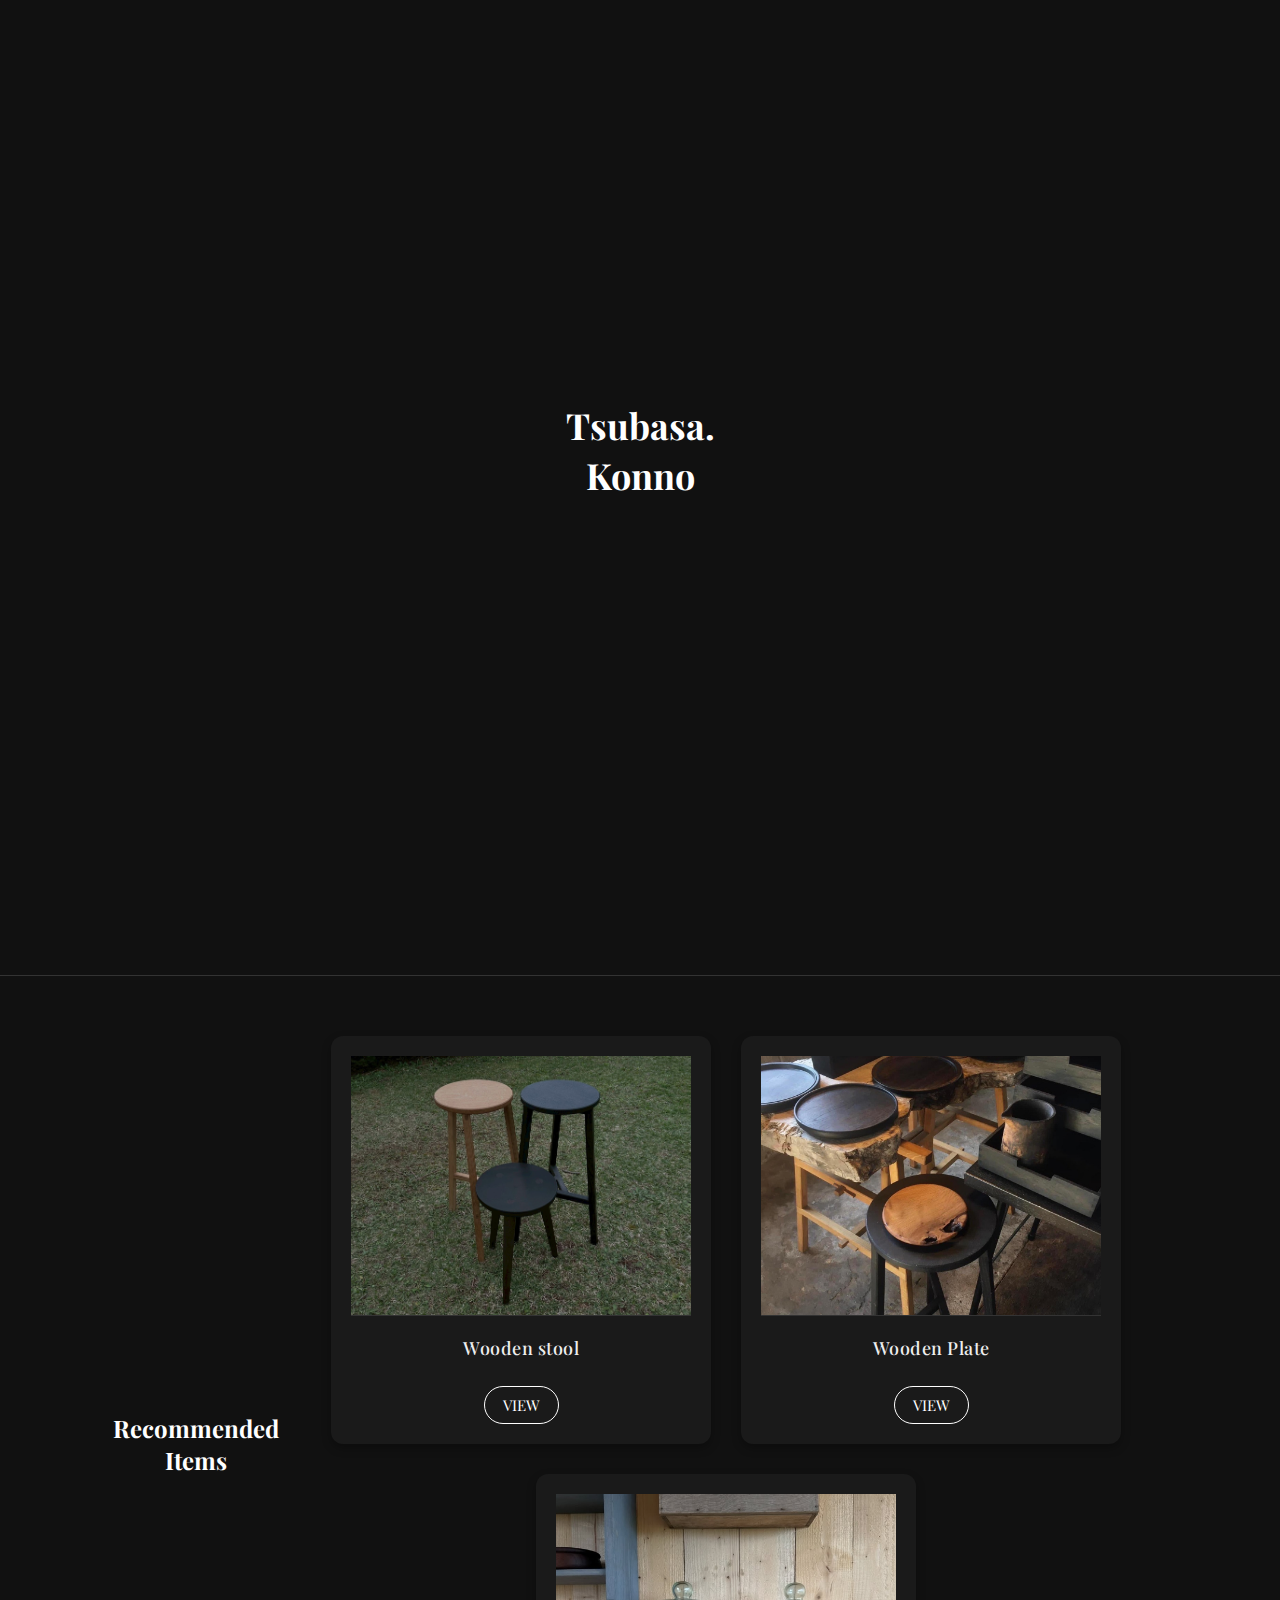
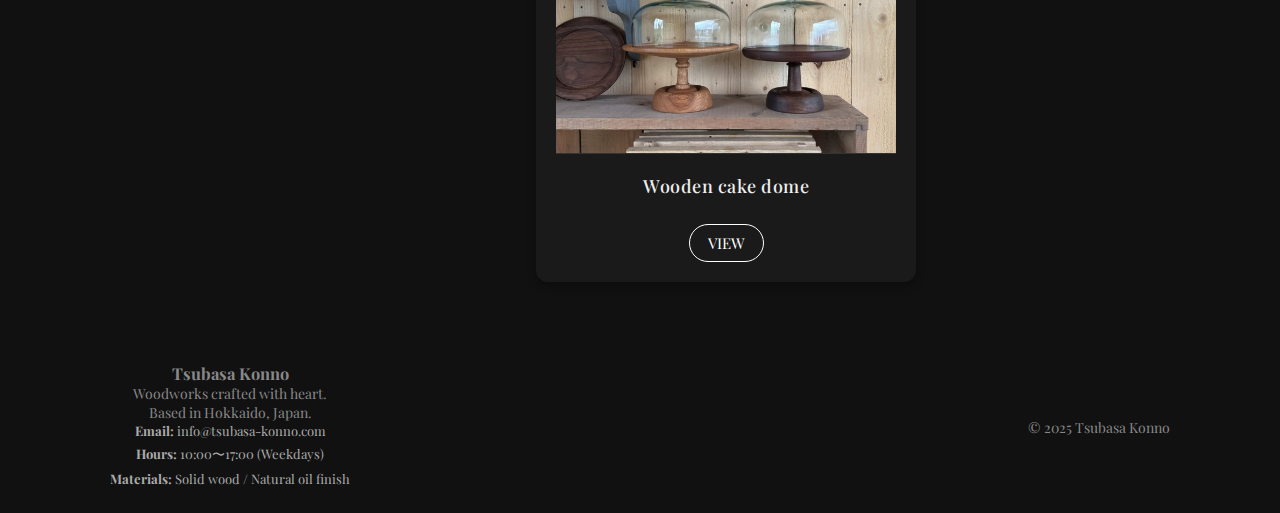
<file: index.html>
<!DOCTYPE html>
<html lang="ja">
<head>
  <meta charset="UTF-8">
  <meta name="viewport" content="width=device-width, initial-scale=1.0">
  <title>Tubasa Konno</title>
  <link rel="stylesheet" href="style.css">
  <link rel="stylesheet" href="https://cdn.jsdelivr.net/npm/swiper@11/swiper-bundle.min.css"/>
  <link href="https://fonts.googleapis.com/css2?family=Playfair+Display:wght@400;700&display=swap" rel="stylesheet">
  <link rel="stylesheet" href="https://cdnjs.cloudflare.com/ajax/libs/font-awesome/6.5.0/css/all.min.css">
</head>
<body>

<!-- ローディング画面：クラスで制御 -->
<div id="loading-screen" class="loading-screen">
  <div class="loading-logo">
    <span class="logo-line">Tsubasa.</span><br>
    <span class="logo-line">Konno</span>
  </div>
</div>


  <header>
  <div class="container header-inner">
    <h1 class="logo">Tsubasa Konno lineup</h1>

    <!-- アイコンまとめ親要素 -->
    <div class="header-icons">
      <a href="https://www.instagram.com/_____qqo/" target="_blank" class="insta-icon">
        <i class="fab fa-instagram"></i>
      </a>

      <div class="hamburger" id="hamburger">
        <span></span><span></span><span></span>
      </div>
    </div>

    <!-- モバイルメニュー -->
    <nav class="mobile-nav" id="mobileNav">
      <ul>
        <li><a href="#">HOME</a></li>
        <li><a href="products.html">PRODUCTS</a></li>
        <li><a href="#profile">PROFILE</a></li>
        <li><a href="access.html">ACCESS</a></li>
        <li><a href="products.html">PRODUCT</a></li>
        <li><a href="contact.html">CONTACT</a></li>
      </ul>
    </nav>
  </div>
</header>

<!-- Profile Section (Hidden initially) -->
<section id="profile-section" class="profile-overlay">
  <div class="profile-content">
    <img src="img/cb9de3fdab535b790fa36922774848ef_600.jpg" alt="プロフィール画像" class="profile-img">
    <div class="profile-text">
      <h2>Tsubasa.konno</h2>
      <p>
        北海道の澄んだ空気と広大な自然の中で、木工職人として日々ものづくりに向き合っています。<br><br>
        主にスツールや小さな家具、暮らしに寄り添う木の道具を製作しています。<br><br>
        木のぬくもりや表情を大切に、ひとつひとつ丁寧に手作業で仕上げています。<br><br>
        使うほどに味わいが増し、暮らしの中で長く寄り添っていけるような、そんなものづくりを心がけています。<br><br>
        大量生産にはない、手仕事ならではの心地よさを、ぜひ感じていただけたら嬉しいです。
      </p>
    </div>
    <button id="close-profile" class="close-btn">×</button>
  </div>
</section>

  <main>
    <!-- スライドショー -->
     <div class="swiper-container hero-slider">
      <div class="swiper-wrapper">
        <div class="swiper-slide"><img src="img/1A561EC2-1EEC-4436-BEF3-BD8A576F9F56.jpeg" alt="slide1"></div>
        <div class="swiper-slide"><img src="img/204FCA80-AE3E-4611-AEEC-915C858FEE38.jpeg" alt="slide2"></div>
        <div class="swiper-slide"><img src="img/24481309-7193-4E3F-9941-FA5EA2417574.jpeg" alt="slide3"></div>
      </div>
      <!-- ページネーション -->
  <div class="swiper-pagination"></div>

  <!-- ボタン追加 -->
  <div class="swiper-button-prev"></div>
  <div class="swiper-button-next"></div>
</div>
    </div>
  </div>

  <!-- NEWS セクション -->
  <section class="news">
    <div class="container">
      <h2>NEWS</h2>
      <ul class="news-list">
        <li>
       <a href="https://www.instagram.com/niki___jp/" class="news-link">
      <span class="date">2025.06.28~06.29</span> 重なる 出店</li>
    </a>
  </li>
  <li>
    <a href="https://www.instagram.com/hokkaidonominoichi/" class="news-link">
      <span class="date">2025.07.05~07.06</span> 北海道蚤の市 出店</li>
    </a>
  </li>
      </ul>
    </div>
  </section>

  <!-- Recommended Items セクション -->
  <section class="recommended">
    <div class="container">
      <h2>Recommended Items</h2>
      <div class="item-grid">
        <div class="item-card">
          <img src="img/7C5E2AE4-93ED-44B6-AB3F-7E530283ABA8.jpeg" alt="item1">
          <p>Wooden stool</p>
          <a href="product1.html" class="view-btn">VIEW</a>
        </div>
        <div class="item-card">
          <img src="img/24481309-7193-4E3F-9941-FA5EA2417574.jpeg" alt="item2">
          <p>Wooden Plate</p>
          <a href="product2.html" class="view-btn">VIEW</a>
        </div>
        <div class="item-card">
          <img src="img/screenshot-1750855449612.png" alt="item3">
          <p>Wooden cake dome</p>
          <a href="product3.html" class="view-btn">VIEW</a>
        </div>
      </div>
    </div>
  </section>
</main>


  <footer>
      <div class="container footer-inner">
  <div class="footer-inner">
    <div class="footer-left">
      <h3>Tsubasa Konno</h3>
      <p>Woodworks crafted with heart.<br>
      Based in Hokkaido, Japan.</p>
    </div>

    <div class="footer-info">
      <p><strong>Email:</strong> info@tsubasa-konno.com</p>
      <p><strong>Hours:</strong> 10:00〜17:00 (Weekdays)</p>
      <p><strong>Materials:</strong> Solid wood / Natural oil finish</p>
    </div>
  </div>
  <p class="copyright">© 2025 Tsubasa Konno</p>
  </div>
</footer>

  <script src="https://cdn.jsdelivr.net/npm/swiper@11/swiper-bundle.min.js"></script>
  <script src="script.js"></script>
</body>
</html>

<script>
  const hamburger = document.getElementById('hamburger');
  const mobileNav = document.getElementById('mobileNav');

  hamburger.addEventListener('click', () => {
    mobileNav.style.display = mobileNav.style.display === 'block' ? 'none' : 'block';
  });
</script>
</file>
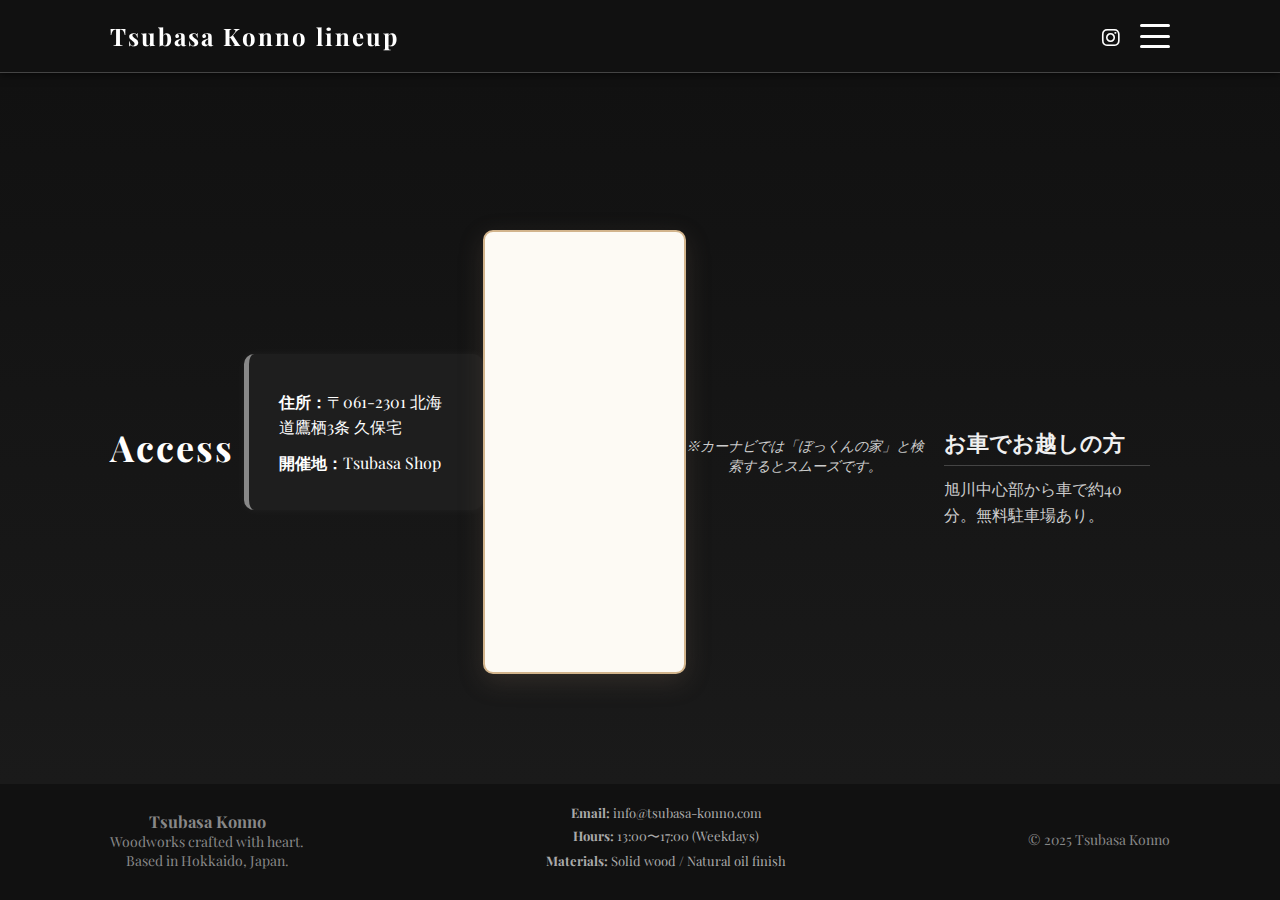
<file: access.html>
<!DOCTYPE html>
<html lang="ja">
<head>
  <meta charset="UTF-8" />
  <meta name="viewport" content="width=device-width, initial-scale=1.0" />
  <title>Access | Tsubasa Konno</title>
  <link rel="stylesheet" href="style.css" />
  <!-- フォント＆アイコン -->
  <link href="https://fonts.googleapis.com/css2?family=Playfair+Display:wght@400;700&display=swap" rel="stylesheet">
  <link rel="stylesheet" href="https://cdnjs.cloudflare.com/ajax/libs/font-awesome/6.5.0/css/all.min.css" />
</head>
<body class="loaded">
  <header>
    <div class="container header-inner">
      <h1 class="logo">Tsubasa Konno lineup</h1>

      <div class="header-icons">
        <a href="https://www.instagram.com/_____qqo/" target="_blank" class="insta-icon">
          <i class="fab fa-instagram"></i>
        </a>
        <div class="hamburger" id="hamburger">
          <span></span><span></span><span></span>
        </div>
      </div>

      <!-- モバイルメニュー -->
      <nav class="mobile-nav" id="mobileNav">
      <ul>
        <li><a href="index.html">HOME</a></li>
        <li><a href="products.html">PRODUCTS</a></li>
        <li><a href="#profile">PROFILE</a></li>
        <li><a href="access.html">ACCESS</a></li>
        <li><a href="products.html">PRODUCT</a></li>
        <li><a href="contact.html">CONTACT</a></li>
      </ul>

      </nav>
    </div>
  </header>

  <!-- Profile Section (Hidden initially) -->
<section id="profile-section" class="profile-overlay">
  <div class="profile-content">
    <img src="img/cb9de3fdab535b790fa36922774848ef_600.jpg" alt="プロフィール画像" class="profile-img">
    <div class="profile-text">
      <h2>Tsubasa.konno</h2>
      <p>
        北海道の澄んだ空気と広大な自然の中で、木工職人として日々ものづくりに向き合っています。<br><br>
        主にスツールや小さな家具、暮らしに寄り添う木の道具を製作しています。<br><br>
        木のぬくもりや表情を大切に、ひとつひとつ丁寧に手作業で仕上げています。<br><br>
        使うほどに味わいが増し、暮らしの中で長く寄り添っていけるような、そんなものづくりを心がけています。<br><br>
        大量生産にはない、手仕事ならではの心地よさを、ぜひ感じていただけたら嬉しいです。
      </p>
    </div>
    <button id="close-profile" class="close-btn">×</button>
  </div>
</section>


  <main class="access-page">
    <div class="container">
      <h2 class="access-title">Access</h2>

      <div class="address-box">
        <p><strong>住所：</strong>〒061-2301 北海道鷹栖3条 久保宅</p>
        <p><strong>開催地：</strong>Tsubasa Shop</p>
      </div>

      <div class="map-wrap">
        <iframe 
          src="https://www.google.com/maps/embed?pb=!1m14!1m8!1m3!1d958.7491212746983!2d142.4302034!3d43.7111348!3m2!1i1024!2i768!4f13.1!3m3!1m2!1s0x0%3A0x0!2zNDPCsDQyJzQwLjEiTiAxNDLCsDI1JzQ4LjciRQ!5e0!3m2!1sja!2sjp!4v1719471327342!5m2!1sja!2sjp"
          width="600"
          height="450"
          style="border:0;"
          allowfullscreen=""
          loading="lazy"
          referrerpolicy="no-referrer-when-downgrade">
        </iframe>
      </div>
      <p class="map-caption">※カーナビでは「ぼっくんの家」と検索するとスムーズです。</p>

      <section class="access-details">
        <h3>お車でお越しの方</h3>
        <p>旭川中心部から車で約40分。無料駐車場あり。</p>
      </section>
    </div>
  </main>

  <footer>
    <div class="container footer-inner">
      <div class="footer-left">
        <h3>Tsubasa Konno</h3>
        <p>Woodworks crafted with heart.<br>Based in Hokkaido, Japan.</p>
      </div>
      <div class="footer-info">
        <p><strong>Email:</strong> info@tsubasa-konno.com</p>
        <p><strong>Hours:</strong> 13:00〜17:00 (Weekdays)</p>
        <p><strong>Materials:</strong> Solid wood / Natural oil finish</p>
      </div>
      <p class="copyright">© 2025 Tsubasa Konno</p>
    </div>
  </footer>

  <script>
  // ハンバーガーメニュー開閉
  const hamburger = document.getElementById('hamburger');
  const mobileNav = document.getElementById('mobileNav');

  if (hamburger && mobileNav) {
    hamburger.addEventListener('click', () => {
      hamburger.classList.toggle('active');
      mobileNav.classList.toggle('active');
    });
  }

  // プロフィール表示・非表示処理
  const profileBtn = document.querySelector('a[href="#profile-section"]');
  const profileSection = document.getElementById('profile-section');
  const closeProfileBtn = document.getElementById('close-profile');

  if (profileBtn && profileSection && closeProfileBtn) {
    profileBtn.addEventListener('click', (e) => {
      e.preventDefault();
      profileSection.style.display = 'flex';
    });

    closeProfileBtn.addEventListener('click', () => {
      profileSection.style.display = 'none';
    });
  }
</script>

</body>

</html>
</file>
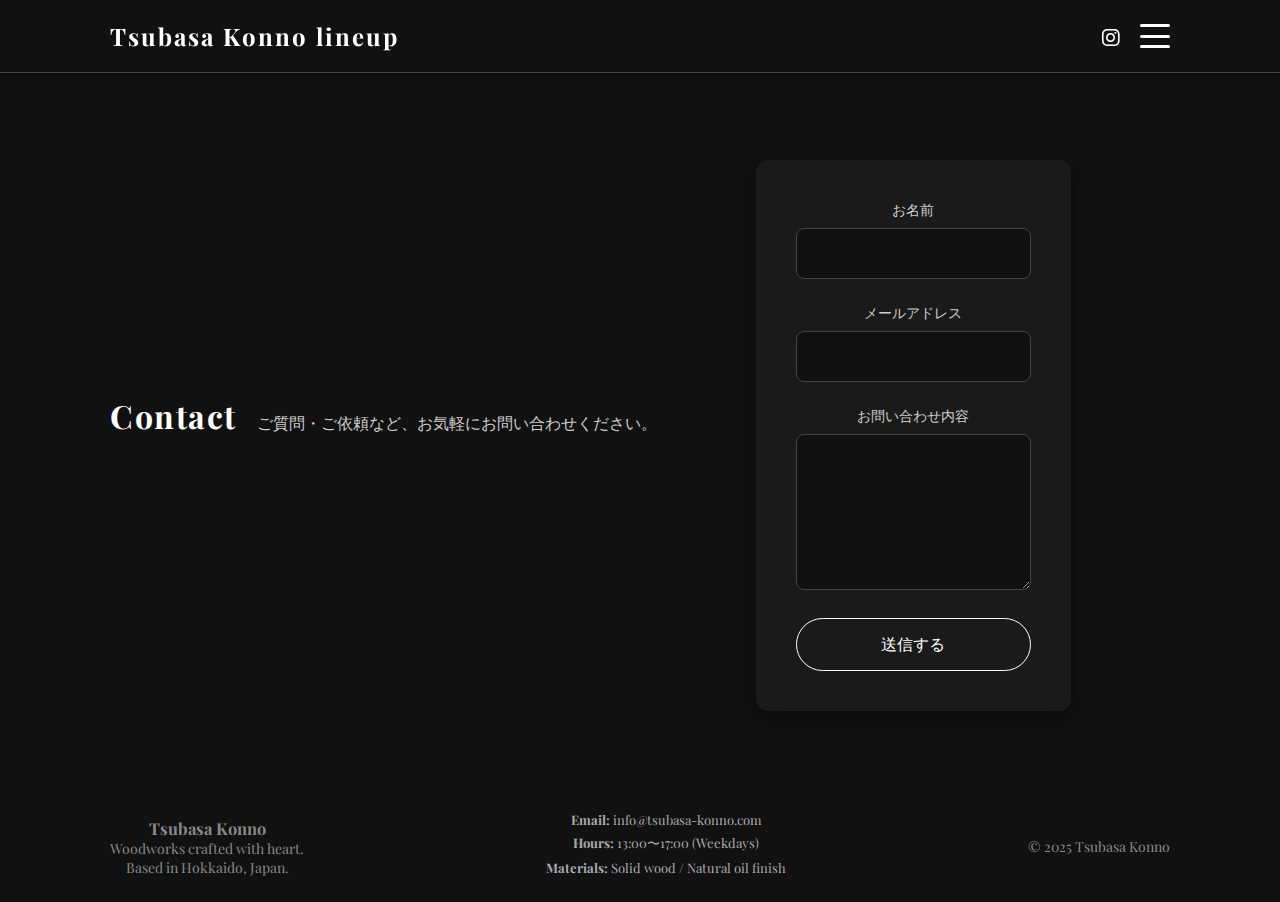
<file: contact.html>
<!DOCTYPE html>
<html lang="ja">
<head>
  <meta charset="UTF-8" />
  <meta name="viewport" content="width=device-width, initial-scale=1.0" />
  <title>Access | Tsubasa Konno</title>
  <link rel="stylesheet" href="style.css" />
  <!-- フォント＆アイコン -->
  <link href="https://fonts.googleapis.com/css2?family=Playfair+Display:wght@400;700&display=swap" rel="stylesheet">
  <link rel="stylesheet" href="https://cdnjs.cloudflare.com/ajax/libs/font-awesome/6.5.0/css/all.min.css" />
</head>
<body class="loaded">
  <header>
    <div class="container header-inner">
      <h1 class="logo">Tsubasa Konno lineup</h1>
      <div class="header-icons">
        <a href="https://www.instagram.com/_____qqo/" target="_blank" class="insta-icon">
          <i class="fab fa-instagram"></i>
        </a>
        <div class="hamburger" id="hamburger">
          <span></span><span></span><span></span>
        </div>
      </div>

      <!-- モバイルメニュー -->
      <nav class="mobile-nav" id="mobileNav">
      <ul>
        <li><a href="index.html">HOME</a></li>
        <li><a href="products.html">PRODUCTS</a></li>
        <li><a href="#profile">PROFILE</a></li>
        <li><a href="access.html">ACCESS</a></li>
        <li><a href="products.html">PRODUCT</a></li>
        <li><a href="contact.html">CONTACT</a></li>
      </ul>

      </nav>
    </div>
  </header>

  <!-- Profile Section (Hidden initially) -->
<section id="profile-section" class="profile-overlay">
  <div class="profile-content">
    <img src="img/cb9de3fdab535b790fa36922774848ef_600.jpg" alt="プロフィール画像" class="profile-img">
    <div class="profile-text">
      <h2>Tsubasa.konno</h2>
      <p>
        北海道の澄んだ空気と広大な自然の中で、木工職人として日々ものづくりに向き合っています。<br><br>
        主にスツールや小さな家具、暮らしに寄り添う木の道具を製作しています。<br><br>
        木のぬくもりや表情を大切に、ひとつひとつ丁寧に手作業で仕上げています。<br><br>
        使うほどに味わいが増し、暮らしの中で長く寄り添っていけるような、そんなものづくりを心がけています。<br><br>
        大量生産にはない、手仕事ならではの心地よさを、ぜひ感じていただけたら嬉しいです。
      </p>
    </div>
    <button id="close-profile" class="close-btn">×</button>
  </div>
</section>

  <main class="contact-section">
    <div class="container">
<div class="contact-heading">
  <h2 class="contact-title">Contact</h2>
  <p class="contact-subtitle">ご質問・ご依頼など、お気軽にお問い合わせください。</p>
</div>

<form class="contact-form" action="https://formspree.io/f/xxxxx" method="POST">
  <div class="form-group">
    <label for="name">お名前</label>
    <input type="text" id="name" name="name" required>
  </div>
  <div class="form-group">
    <label for="email">メールアドレス</label>
    <input type="email" id="email" name="email" required>
  </div>
  <div class="form-group">
    <label for="message">お問い合わせ内容</label>
    <textarea id="message" name="message" rows="6" required></textarea>
  </div>
  <button type="submit" class="submit-btn">送信する</button>
</form>
    </div>
  </main>


  <footer>
    <div class="container footer-inner">
      <div class="footer-left">
        <h3>Tsubasa Konno</h3>
        <p>Woodworks crafted with heart.<br>Based in Hokkaido, Japan.</p>
      </div>
      <div class="footer-info">
        <p><strong>Email:</strong> info@tsubasa-konno.com</p>
        <p><strong>Hours:</strong> 13:00〜17:00 (Weekdays)</p>
        <p><strong>Materials:</strong> Solid wood / Natural oil finish</p>
      </div>
      <p class="copyright">© 2025 Tsubasa Konno</p>
    </div>
  </footer>

  <script>
  // ハンバーガーメニュー開閉
  const hamburger = document.getElementById('hamburger');
  const mobileNav = document.getElementById('mobileNav');

  if (hamburger && mobileNav) {
    hamburger.addEventListener('click', () => {
      hamburger.classList.toggle('active');
      mobileNav.classList.toggle('active');
    });
  }

  // プロフィール表示・非表示処理
  const profileBtn = document.querySelector('a[href="#profile-section"]');
  const profileSection = document.getElementById('profile-section');
  const closeProfileBtn = document.getElementById('close-profile');

  if (profileBtn && profileSection && closeProfileBtn) {
    profileBtn.addEventListener('click', (e) => {
      e.preventDefault();
      profileSection.style.display = 'flex';
    });

    closeProfileBtn.addEventListener('click', () => {
      profileSection.style.display = 'none';
    });
  }
</script>

</body>

</html>
</file>
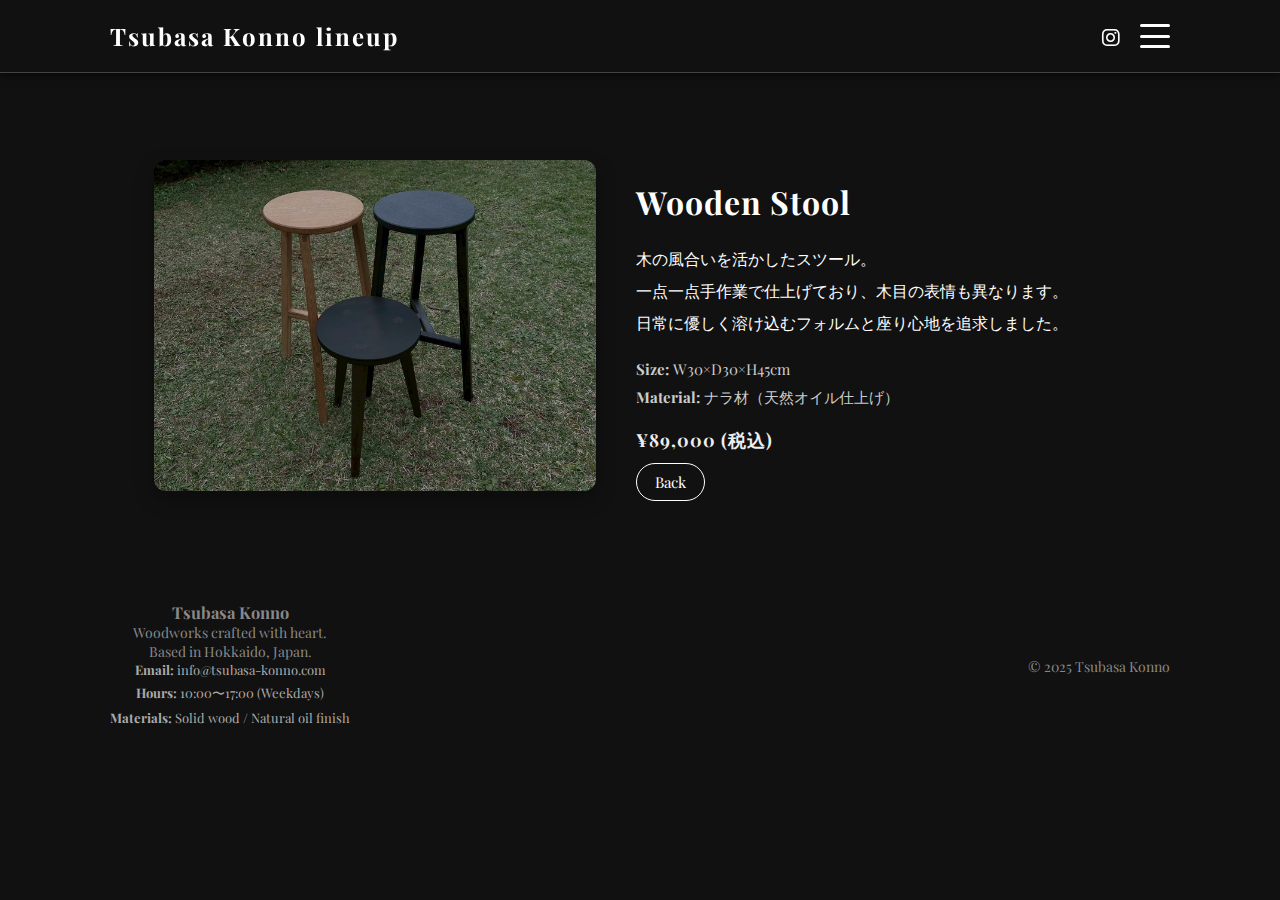
<file: product1.html>
<!DOCTYPE html>
<html lang="ja">
<head>
  <meta charset="UTF-8" />
  <meta name="viewport" content="width=device-width, initial-scale=1.0" />
  <title>Access | Tsubasa Konno</title>
  <link rel="stylesheet" href="style.css" />
  <!-- フォント＆アイコン -->
  <link href="https://fonts.googleapis.com/css2?family=Playfair+Display:wght@400;700&display=swap" rel="stylesheet">
  <link rel="stylesheet" href="https://cdnjs.cloudflare.com/ajax/libs/font-awesome/6.5.0/css/all.min.css" />
</head>
<body class="loaded">
  <header>
    <div class="container header-inner">
      <h1 class="logo">Tsubasa Konno lineup</h1>

      <div class="header-icons">
        <a href="https://www.instagram.com/_____qqo/" target="_blank" class="insta-icon">
          <i class="fab fa-instagram"></i>
        </a>
        <div class="hamburger" id="hamburger">
          <span></span><span></span><span></span>
        </div>
      </div>

      <!-- モバイルメニュー -->
      <nav class="mobile-nav" id="mobileNav">
      <ul>
        <li><a href="index.html">HOME</a></li>
        <li><a href="products.html">PRODUCTS</a></li>
        <li><a href="#profile">PROFILE</a></li>
        <li><a href="access.html">ACCESS</a></li>
        <li><a href="products.html">PRODUCT</a></li>
        <li><a href="contact.html">CONTACT</a></li>
      </ul>
      </nav>
    </div>
  </header>


<main class="product-detail">
  <div class="container">
    <div class="product-wrapper">
      <div class="product-image">
        <img src="img/7C5E2AE4-93ED-44B6-AB3F-7E530283ABA8.jpeg" alt="Wooden Stool">
      </div>
      <div class="product-info">
        <h2 class="product-title">Wooden Stool</h2>
        <p class="product-desc">
          木の風合いを活かしたスツール。<br>
          一点一点手作業で仕上げており、木目の表情も異なります。<br>
          日常に優しく溶け込むフォルムと座り心地を追求しました。
        </p>
        <ul class="product-specs">
          <li><strong>Size:</strong> W30×D30×H45cm</li>
          <li><strong>Material:</strong> ナラ材（天然オイル仕上げ）</li>
        </ul>
        <p class="price">¥89,000 (税込)</p>
        <a href="products.html" class="view-btn">Back</a>
      </div>
    </div>
  </div>
</main>
  <footer>
      <div class="container footer-inner">
  <div class="footer-inner">
    <div class="footer-left">
      <h3>Tsubasa Konno</h3>
      <p>Woodworks crafted with heart.<br>
      Based in Hokkaido, Japan.</p>
    </div>

    <div class="footer-info">
      <p><strong>Email:</strong> info@tsubasa-konno.com</p>
      <p><strong>Hours:</strong> 10:00〜17:00 (Weekdays)</p>
      <p><strong>Materials:</strong> Solid wood / Natural oil finish</p>
    </div>
  </div>
  <p class="copyright">© 2025 Tsubasa Konno</p>
  </div>
</footer>

</body>
  <script>
  // ハンバーガーメニュー開閉
  const hamburger = document.getElementById('hamburger');
  const mobileNav = document.getElementById('mobileNav');

  if (hamburger && mobileNav) {
    hamburger.addEventListener('click', () => {
      hamburger.classList.toggle('active');
      mobileNav.classList.toggle('active');
    });
  }

  // プロフィール表示・非表示処理
  const profileBtn = document.querySelector('a[href="#profile-section"]');
  const profileSection = document.getElementById('profile-section');
  const closeProfileBtn = document.getElementById('close-profile');

  if (profileBtn && profileSection && closeProfileBtn) {
    profileBtn.addEventListener('click', (e) => {
      e.preventDefault();
      profileSection.style.display = 'flex';
    });

    closeProfileBtn.addEventListener('click', () => {
      profileSection.style.display = 'none';
    });
  }
</script>

</html>
</file>
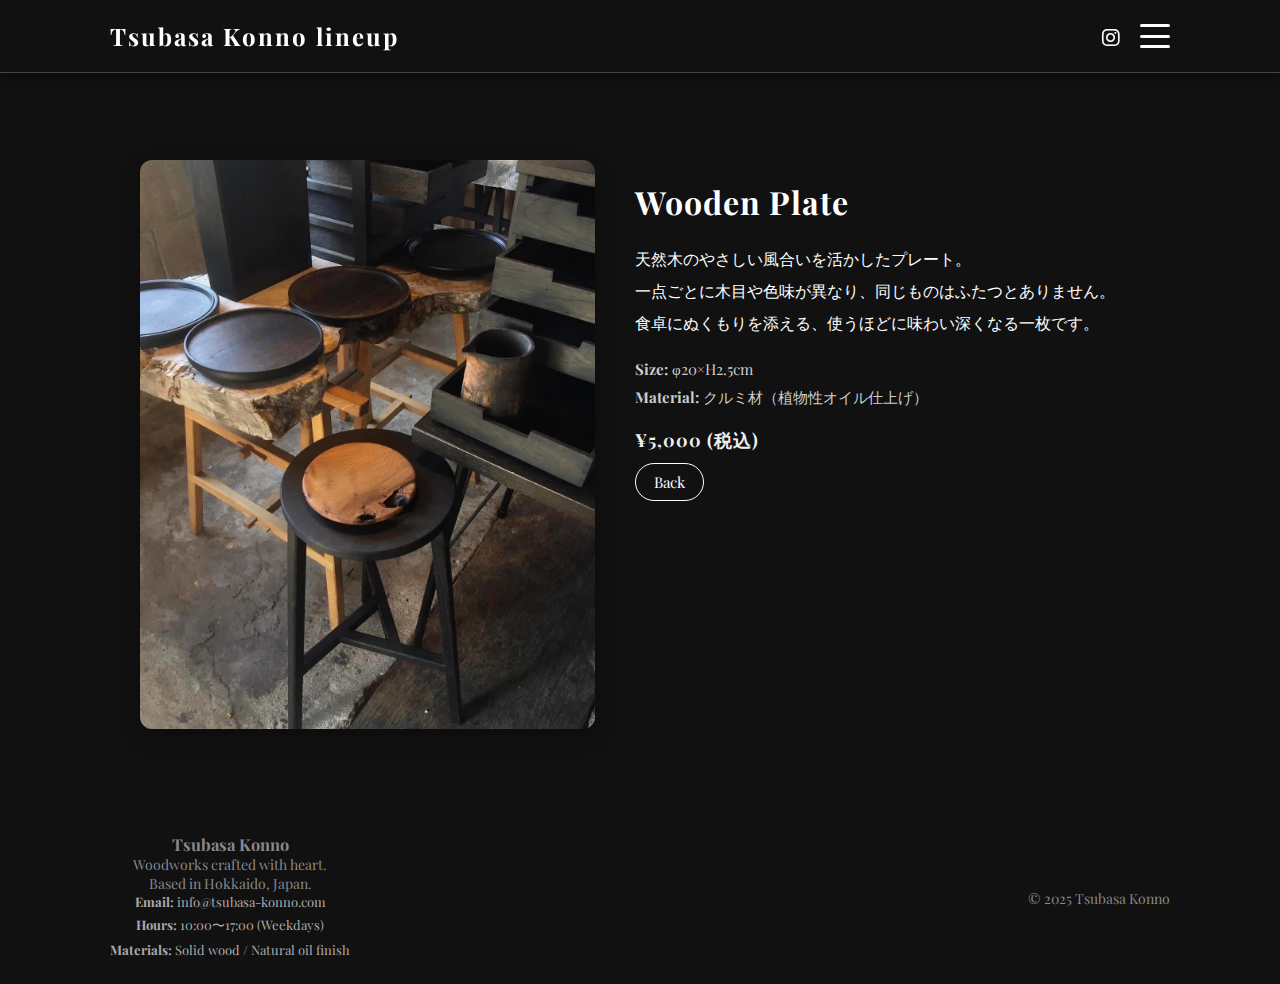
<file: product2.html>
<!DOCTYPE html>
<html lang="ja">
<head>
  <meta charset="UTF-8" />
  <meta name="viewport" content="width=device-width, initial-scale=1.0" />
  <title>Access | Tsubasa Konno</title>
  <link rel="stylesheet" href="style.css" />
  <!-- フォント＆アイコン -->
  <link href="https://fonts.googleapis.com/css2?family=Playfair+Display:wght@400;700&display=swap" rel="stylesheet">
  <link rel="stylesheet" href="https://cdnjs.cloudflare.com/ajax/libs/font-awesome/6.5.0/css/all.min.css" />
</head>
<body class="loaded">
  <header>
    <div class="container header-inner">
      <h1 class="logo">Tsubasa Konno lineup</h1>
      <div class="header-icons">
        <a href="https://www.instagram.com/_____qqo/" target="_blank" class="insta-icon">
          <i class="fab fa-instagram"></i>
        </a>
        <div class="hamburger" id="hamburger">
          <span></span><span></span><span></span>
        </div>
      </div>

      <!-- モバイルメニュー -->
      <nav class="mobile-nav" id="mobileNav">
        
      <ul>
        <li><a href="index.html">HOME</a></li>
        <li><a href="products.html">PRODUCTS</a></li>
        <li><a href="#profile">PROFILE</a></li>
        <li><a href="access.html">ACCESS</a></li>
        <li><a href="products.html">PRODUCT</a></li>
        <li><a href="contact.html">CONTACT</a></li>
        </ul>
      </nav>
    </div>
  </header>


<main class="product-detail">
  <div class="container">
    <div class="product-wrapper">
      <div class="product-image">
          <img src="img/24481309-7193-4E3F-9941-FA5EA2417574.jpeg" alt="Wooden Plate">
      </div>
      <div class="product-info">
<h2 class="product-title">Wooden Plate</h2>
<p class="product-desc">
  天然木のやさしい風合いを活かしたプレート。<br>
  一点ごとに木目や色味が異なり、同じものはふたつとありません。<br>
  食卓にぬくもりを添える、使うほどに味わい深くなる一枚です。
</p>
<ul class="product-specs">
  <li><strong>Size:</strong> φ20×H2.5cm</li>
  <li><strong>Material:</strong> クルミ材（植物性オイル仕上げ）</li>
</ul>
<p class="price">¥5,000 (税込)</p>
        <a href="products.html" class="view-btn">Back</a>
      </div>
    </div>
  </div>
</main>
  <footer>
      <div class="container footer-inner">
  <div class="footer-inner">
    <div class="footer-left">
      <h3>Tsubasa Konno</h3>
      <p>Woodworks crafted with heart.<br>
      Based in Hokkaido, Japan.</p>
    </div>

    <div class="footer-info">
      <p><strong>Email:</strong> info@tsubasa-konno.com</p>
      <p><strong>Hours:</strong> 10:00〜17:00 (Weekdays)</p>
      <p><strong>Materials:</strong> Solid wood / Natural oil finish</p>
    </div>
  </div>
  <p class="copyright">© 2025 Tsubasa Konno</p>
  </div>
</footer>

</body>
  <script>
  // ハンバーガーメニュー開閉
  const hamburger = document.getElementById('hamburger');
  const mobileNav = document.getElementById('mobileNav');

  if (hamburger && mobileNav) {
    hamburger.addEventListener('click', () => {
      hamburger.classList.toggle('active');
      mobileNav.classList.toggle('active');
    });
  }

  // プロフィール表示・非表示処理
  const profileBtn = document.querySelector('a[href="#profile-section"]');
  const profileSection = document.getElementById('profile-section');
  const closeProfileBtn = document.getElementById('close-profile');

  if (profileBtn && profileSection && closeProfileBtn) {
    profileBtn.addEventListener('click', (e) => {
      e.preventDefault();
      profileSection.style.display = 'flex';
    });

    closeProfileBtn.addEventListener('click', () => {
      profileSection.style.display = 'none';
    });
  }
</script>

</html>
</file>
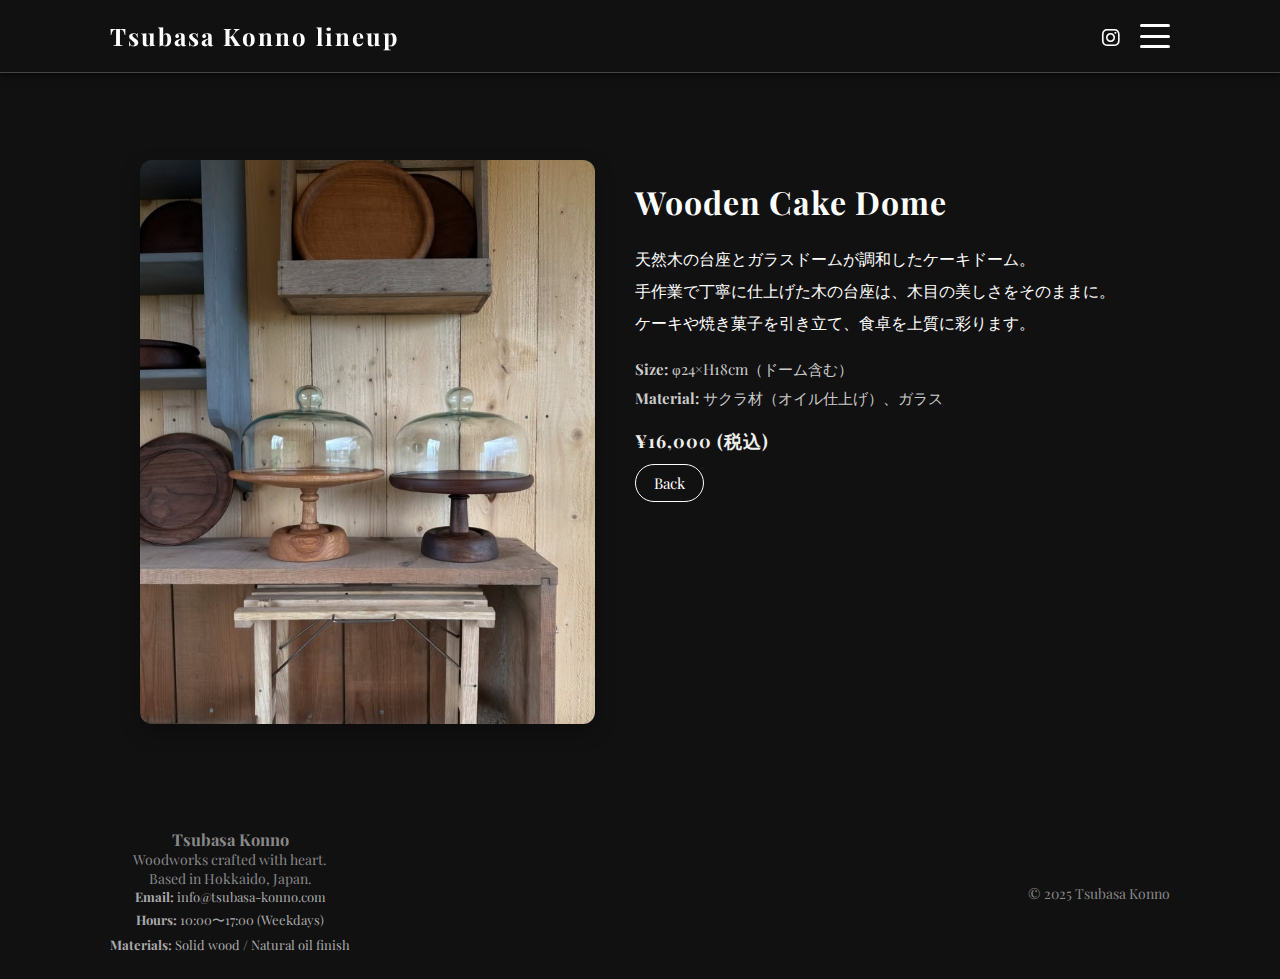
<file: product3.html>
<!DOCTYPE html>
<html lang="ja">
<head>
  <meta charset="UTF-8" />
  <meta name="viewport" content="width=device-width, initial-scale=1.0" />
  <title>Access | Tsubasa Konno</title>
  <link rel="stylesheet" href="style.css" />
  <!-- フォント＆アイコン -->
  <link href="https://fonts.googleapis.com/css2?family=Playfair+Display:wght@400;700&display=swap" rel="stylesheet">
  <link rel="stylesheet" href="https://cdnjs.cloudflare.com/ajax/libs/font-awesome/6.5.0/css/all.min.css" />
</head>
<body class="loaded">
  <header>
    <div class="container header-inner">
      <h1 class="logo">Tsubasa Konno lineup</h1>

      <div class="header-icons">
        <a href="https://www.instagram.com/_____qqo/" target="_blank" class="insta-icon">
          <i class="fab fa-instagram"></i>
        </a>
        <div class="hamburger" id="hamburger">
          <span></span><span></span><span></span>
        </div>
      </div>

      <!-- モバイルメニュー -->
      <nav class="mobile-nav" id="mobileNav">
      <ul>
        <li><a href="index.html">HOME</a></li>
        <li><a href="products.html">PRODUCTS</a></li>
        <li><a href="#profile">PROFILE</a></li>
        <li><a href="access.html">ACCESS</a></li>
        <li><a href="products.html">PRODUCT</a></li>
        <li><a href="contact.html">CONTACT</a></li>
      </ul>
      </nav>
    </div>
  </header>


<main class="product-detail">
  <div class="container">
    <div class="product-wrapper">
      <div class="product-image">
          <img src="img/screenshot-1750855449612.png" alt="Wooden cake dome">
      </div>
      <div class="product-info">
<h2 class="product-title">Wooden Cake Dome</h2>
<p class="product-desc">
  天然木の台座とガラスドームが調和したケーキドーム。<br>
  手作業で丁寧に仕上げた木の台座は、木目の美しさをそのままに。<br>
  ケーキや焼き菓子を引き立て、食卓を上質に彩ります。
</p>
<ul class="product-specs">
  <li><strong>Size:</strong> φ24×H18cm（ドーム含む）</li>
  <li><strong>Material:</strong> サクラ材（オイル仕上げ）、ガラス</li>
</ul>
<p class="price">¥16,000 (税込)</p>
        <a href="products.html" class="view-btn">Back</a>
      </div>
    </div>
  </div>
</main>
  <footer>
      <div class="container footer-inner">
  <div class="footer-inner">
    <div class="footer-left">
      <h3>Tsubasa Konno</h3>
      <p>Woodworks crafted with heart.<br>
      Based in Hokkaido, Japan.</p>
    </div>

    <div class="footer-info">
      <p><strong>Email:</strong> info@tsubasa-konno.com</p>
      <p><strong>Hours:</strong> 10:00〜17:00 (Weekdays)</p>
      <p><strong>Materials:</strong> Solid wood / Natural oil finish</p>
    </div>
  </div>
  <p class="copyright">© 2025 Tsubasa Konno</p>
  </div>
</footer>

</body>
  <script>
  // ハンバーガーメニュー開閉
  const hamburger = document.getElementById('hamburger');
  const mobileNav = document.getElementById('mobileNav');

  if (hamburger && mobileNav) {
    hamburger.addEventListener('click', () => {
      hamburger.classList.toggle('active');
      mobileNav.classList.toggle('active');
    });
  }

  // プロフィール表示・非表示処理
  const profileBtn = document.querySelector('a[href="#profile-section"]');
  const profileSection = document.getElementById('profile-section');
  const closeProfileBtn = document.getElementById('close-profile');

  if (profileBtn && profileSection && closeProfileBtn) {
    profileBtn.addEventListener('click', (e) => {
      e.preventDefault();
      profileSection.style.display = 'flex';
    });

    closeProfileBtn.addEventListener('click', () => {
      profileSection.style.display = 'none';
    });
  }
</script>

</html>
</file>
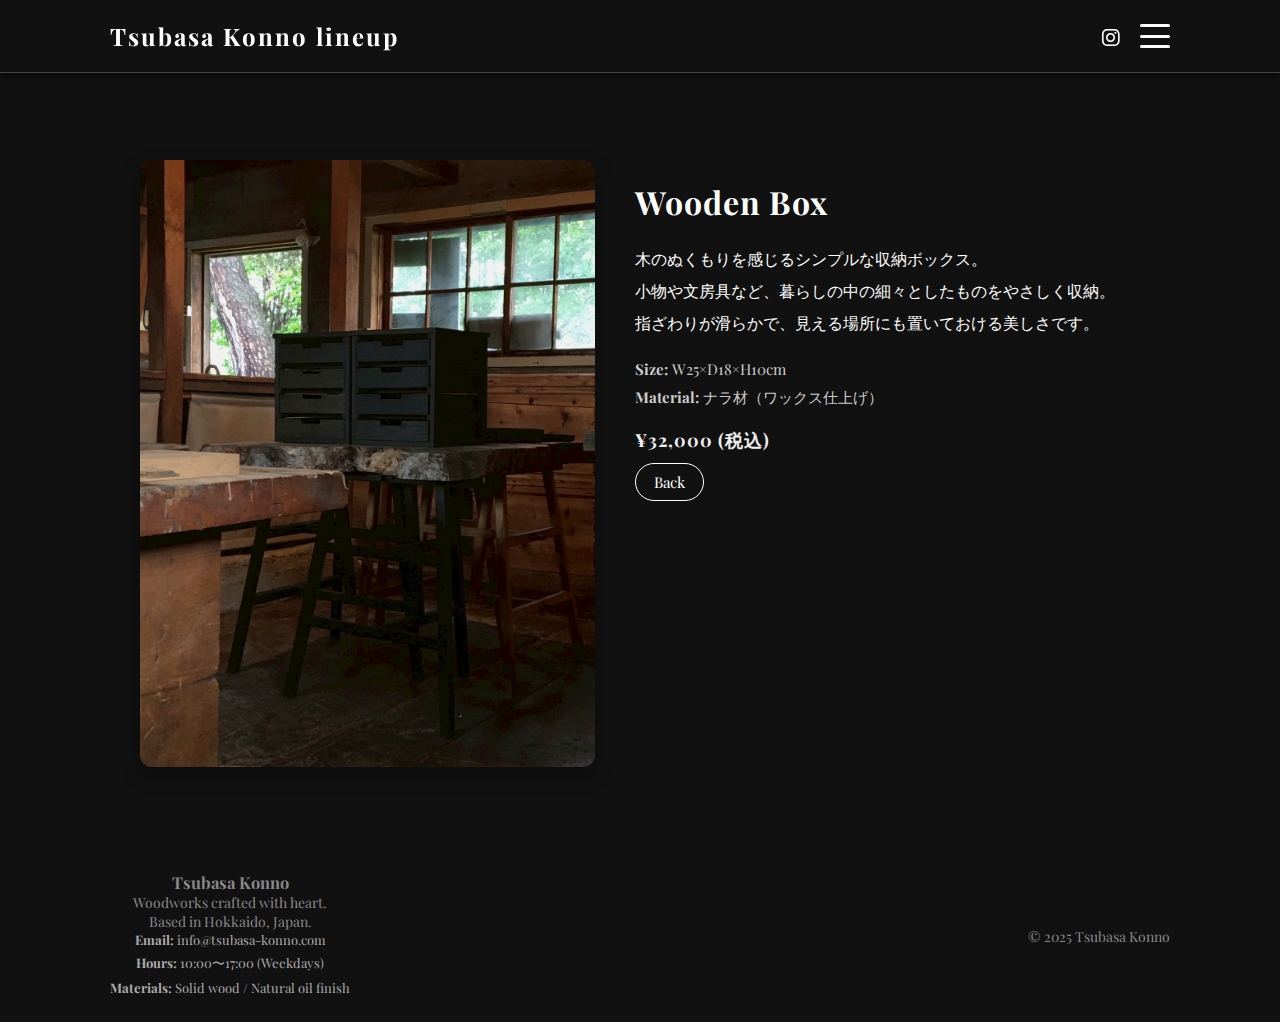
<file: product4.html>
<!DOCTYPE html>
<html lang="ja">
<head>
  <meta charset="UTF-8" />
  <meta name="viewport" content="width=device-width, initial-scale=1.0" />
  <title>Access | Tsubasa Konno</title>
  <link rel="stylesheet" href="style.css" />
  <!-- フォント＆アイコン -->
  <link href="https://fonts.googleapis.com/css2?family=Playfair+Display:wght@400;700&display=swap" rel="stylesheet">
  <link rel="stylesheet" href="https://cdnjs.cloudflare.com/ajax/libs/font-awesome/6.5.0/css/all.min.css" />
</head>
<body class="loaded">
  <header>
    <div class="container header-inner">
      <h1 class="logo">Tsubasa Konno lineup</h1>

      <div class="header-icons">
        <a href="https://www.instagram.com/_____qqo/" target="_blank" class="insta-icon">
          <i class="fab fa-instagram"></i>
        </a>
        <div class="hamburger" id="hamburger">
          <span></span><span></span><span></span>
        </div>
      </div>

      <!-- モバイルメニュー -->
      <nav class="mobile-nav" id="mobileNav">
      <ul>
        <li><a href="index.html">HOME</a></li>
        <li><a href="products.html">PRODUCTS</a></li>
        <li><a href="#profile">PROFILE</a></li>
        <li><a href="access.html">ACCESS</a></li>
        <li><a href="products.html">PRODUCT</a></li>
        <li><a href="contact.html">CONTACT</a></li>
      </ul>
      </nav>
    </div>
  </header>


<main class="product-detail">
  <div class="container">
    <div class="product-wrapper">
      <div class="product-image">
          <img src="img/204FCA80-AE3E-4611-AEEC-915C858FEE38.jpeg" alt="Wooden box">
      </div>
      <div class="product-info">
<h2 class="product-title">Wooden Box</h2>
<p class="product-desc">
  木のぬくもりを感じるシンプルな収納ボックス。<br>
  小物や文房具など、暮らしの中の細々としたものをやさしく収納。<br>
  指ざわりが滑らかで、見える場所にも置いておける美しさです。
</p>
<ul class="product-specs">
  <li><strong>Size:</strong> W25×D18×H10cm</li>
  <li><strong>Material:</strong> ナラ材（ワックス仕上げ）</li>
</ul>
<p class="price">¥32,000 (税込)</p>
        <a href="products.html" class="view-btn">Back</a>
      </div>
    </div>
  </div>
</main>
  <footer>
      <div class="container footer-inner">
  <div class="footer-inner">
    <div class="footer-left">
      <h3>Tsubasa Konno</h3>
      <p>Woodworks crafted with heart.<br>
      Based in Hokkaido, Japan.</p>
    </div>

    <div class="footer-info">
      <p><strong>Email:</strong> info@tsubasa-konno.com</p>
      <p><strong>Hours:</strong> 10:00〜17:00 (Weekdays)</p>
      <p><strong>Materials:</strong> Solid wood / Natural oil finish</p>
    </div>
  </div>
  <p class="copyright">© 2025 Tsubasa Konno</p>
  </div>
</footer>

</body>
  <script>
  // ハンバーガーメニュー開閉
  const hamburger = document.getElementById('hamburger');
  const mobileNav = document.getElementById('mobileNav');

  if (hamburger && mobileNav) {
    hamburger.addEventListener('click', () => {
      hamburger.classList.toggle('active');
      mobileNav.classList.toggle('active');
    });
  }

  // プロフィール表示・非表示処理
  const profileBtn = document.querySelector('a[href="#profile-section"]');
  const profileSection = document.getElementById('profile-section');
  const closeProfileBtn = document.getElementById('close-profile');

  if (profileBtn && profileSection && closeProfileBtn) {
    profileBtn.addEventListener('click', (e) => {
      e.preventDefault();
      profileSection.style.display = 'flex';
    });

    closeProfileBtn.addEventListener('click', () => {
      profileSection.style.display = 'none';
    });
  }
</script>

</html>
</file>
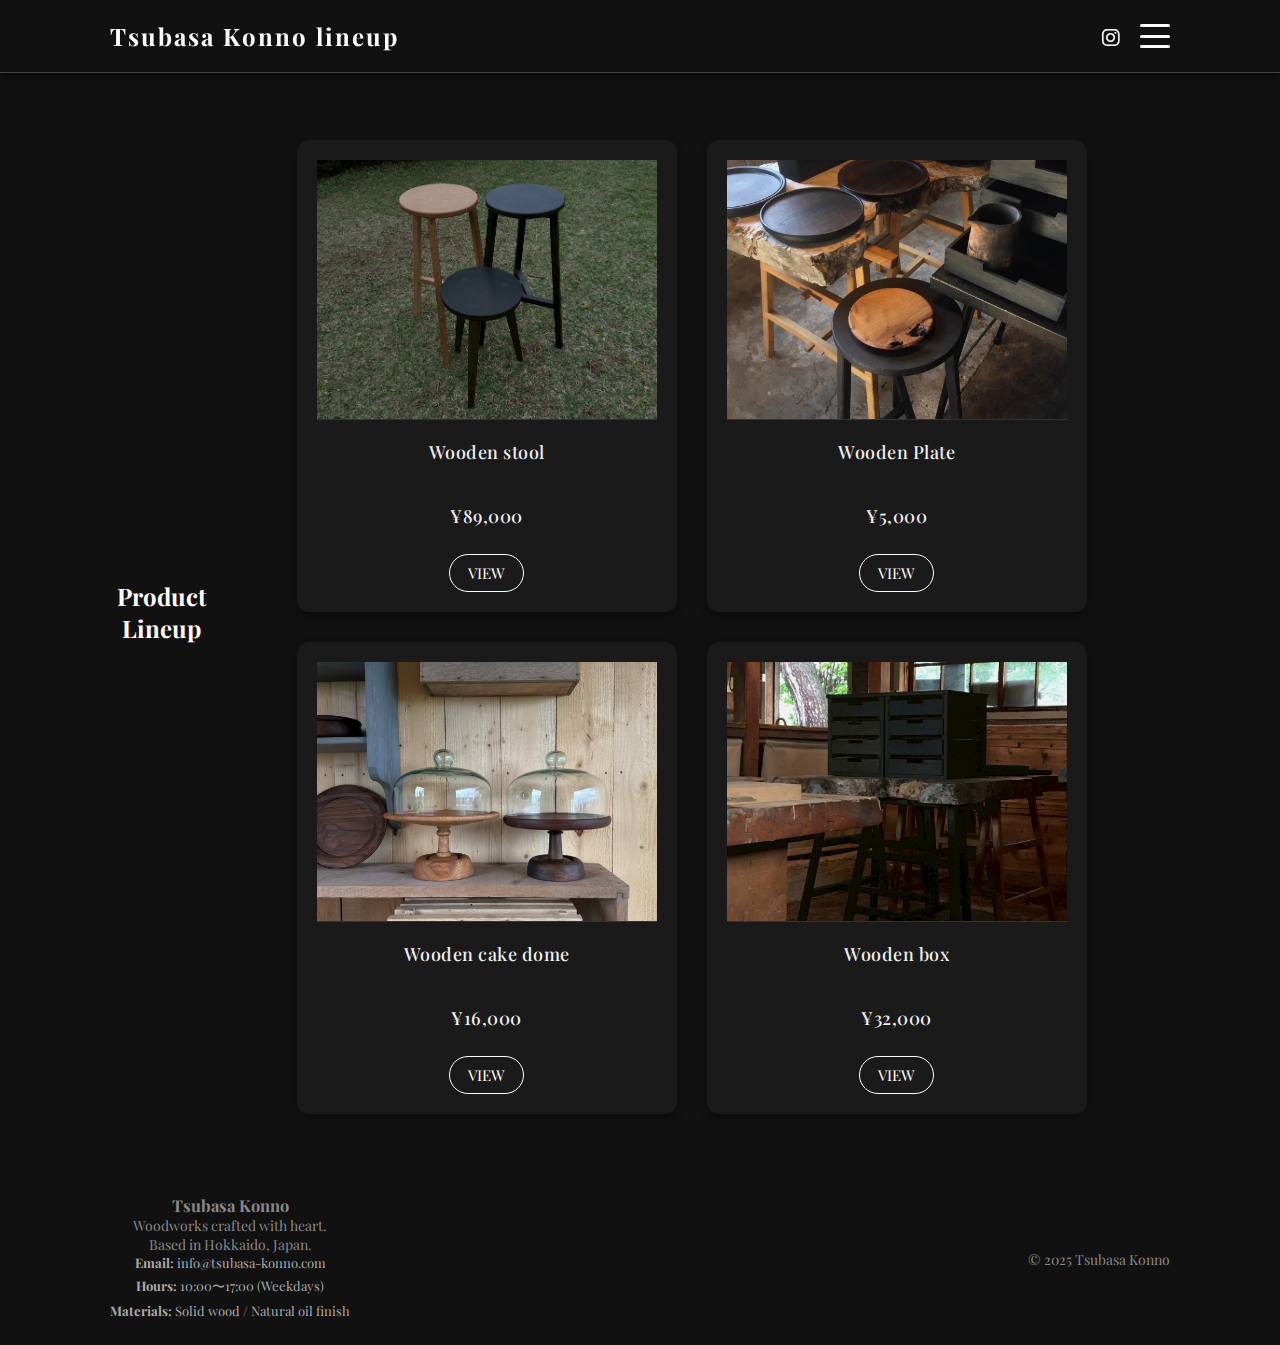
<file: products.html>
<!DOCTYPE html>
<html lang="ja">
<head>
  <meta charset="UTF-8" />
  <meta name="viewport" content="width=device-width, initial-scale=1.0" />
  <title>Access | Tsubasa Konno</title>
  <link rel="stylesheet" href="style.css" />
  <!-- フォント＆アイコン -->
  <link href="https://fonts.googleapis.com/css2?family=Playfair+Display:wght@400;700&display=swap" rel="stylesheet">
  <link rel="stylesheet" href="https://cdnjs.cloudflare.com/ajax/libs/font-awesome/6.5.0/css/all.min.css" />
</head>
<body class="loaded">
  <header>
    <div class="container header-inner">
      <h1 class="logo">Tsubasa Konno lineup</h1>

      <div class="header-icons">
        <a href="https://www.instagram.com/_____qqo/" target="_blank" class="insta-icon">
          <i class="fab fa-instagram"></i>
        </a>
        <div class="hamburger" id="hamburger">
          <span></span><span></span><span></span>
        </div>
      </div>

      <!-- モバイルメニュー -->
      <nav class="mobile-nav" id="mobileNav">
      <ul>
        <li><a href="index.html">HOME</a></li>
        <li><a href="products.html">PRODUCTS</a></li>
        <li><a href="#profile">PROFILE</a></li>
        <li><a href="access.html">ACCESS</a></li>
        <li><a href="products.html">PRODUCT</a></li>
        <li><a href="contact.html">CONTACT</a></li>
      </ul>
      </nav>
    </div>
  </header>

  <!-- Profile Section (Hidden initially) -->
<section id="profile-section" class="profile-overlay">
  <div class="profile-content">
    <img src="img/cb9de3fdab535b790fa36922774848ef_600.jpg" alt="プロフィール画像" class="profile-img">
    <div class="profile-text">
      <h2>Tsubasa.konno</h2>
      <p>
        北海道の澄んだ空気と広大な自然の中で、木工職人として日々ものづくりに向き合っています。<br><br>
        主にスツールや小さな家具、暮らしに寄り添う木の道具を製作しています。<br><br>
        木のぬくもりや表情を大切に、ひとつひとつ丁寧に手作業で仕上げています。<br><br>
        使うほどに味わいが増し、暮らしの中で長く寄り添っていけるような、そんなものづくりを心がけています。<br><br>
        大量生産にはない、手仕事ならではの心地よさを、ぜひ感じていただけたら嬉しいです。
      </p>
    </div>
    <button id="close-profile" class="close-btn">×</button>
  </div>
</section>

  <main class="recommended">
    <div class="container">
      <h2>Product Lineup</h2>
      <div class="item-grid">
        <div class="item-card">
          <img src="img/7C5E2AE4-93ED-44B6-AB3F-7E530283ABA8.jpeg" alt="Wooden stool">
          <p>Wooden stool</p>
          <p class="price">¥89,000</p>  <!-- 追加 -->
          <a href="product1.html" class="view-btn">VIEW</a>
        </div>
        <div class="item-card">
          <img src="img/24481309-7193-4E3F-9941-FA5EA2417574.jpeg" alt="Wooden Plate">
          <p>Wooden Plate</p>
          <p class="price">¥5,000</p>  <!-- 追加 -->
          <a href="product2.html" class="view-btn">VIEW</a>
        </div>
        <div class="item-card">
          <img src="img/screenshot-1750855449612.png" alt="Wooden cake dome">
          <p>Wooden cake dome</p>
          <p class="price">¥16,000</p>  <!-- 追加 -->
          <a href="product3.html" class="view-btn">VIEW</a>
        </div>
        <div class="item-card">
          <img src="img/204FCA80-AE3E-4611-AEEC-915C858FEE38.jpeg" alt="Wooden cake dome">
          <p>Wooden box</p>
          <p class="price">¥32,000</p>  <!-- 追加 -->
          <a href="product4.html" class="view-btn">VIEW</a>
        </div>
      </div>
    </div>
  </main>
  
  <footer>
      <div class="container footer-inner">
  <div class="footer-inner">
    <div class="footer-left">
      <h3>Tsubasa Konno</h3>
      <p>Woodworks crafted with heart.<br>
      Based in Hokkaido, Japan.</p>
    </div>

    <div class="footer-info">
      <p><strong>Email:</strong> info@tsubasa-konno.com</p>
      <p><strong>Hours:</strong> 10:00〜17:00 (Weekdays)</p>
      <p><strong>Materials:</strong> Solid wood / Natural oil finish</p>
    </div>
  </div>
  <p class="copyright">© 2025 Tsubasa Konno</p>
  </div>
</footer>

</body>
  <script>
  // ハンバーガーメニュー開閉
  const hamburger = document.getElementById('hamburger');
  const mobileNav = document.getElementById('mobileNav');

  if (hamburger && mobileNav) {
    hamburger.addEventListener('click', () => {
      hamburger.classList.toggle('active');
      mobileNav.classList.toggle('active');
    });
  }

  // プロフィール表示・非表示処理
  const profileBtn = document.querySelector('a[href="#profile-section"]');
  const profileSection = document.getElementById('profile-section');
  const closeProfileBtn = document.getElementById('close-profile');

  if (profileBtn && profileSection && closeProfileBtn) {
    profileBtn.addEventListener('click', (e) => {
      e.preventDefault();
      profileSection.style.display = 'flex';
    });

    closeProfileBtn.addEventListener('click', () => {
      profileSection.style.display = 'none';
    });
  }
</script>

</html>
</file>
<file: style.css>
* {
  margin: 0;
  padding: 0;
  box-sizing: border-box;
}

/* ローディング画面全体 */
#loading-screen {
  position: fixed;
  top: 0; left: 0;
  width: 100vw; height: 100vh;
  background-color: #111;
  display: flex;
  justify-content: center;
  align-items: center;
  z-index: 9999;

  opacity: 1;
  transition: opacity 0.8s ease;
}

/* ローディングロゴ */
.loading-logo {
  font-family: 'Playfair Display', serif;
  font-size: 36px; /* ← 小さくしてちょうどよく */
  font-weight: 700;
  color: #fff;
  text-align: center;
  animation: fadein-pulse 2.5s ease-in-out infinite;
  line-height: 1.4;
}

/* ゆっくりフェード＆拡大縮小するアニメーション */
@keyframes fadein-pulse {
  0%, 100% {
    opacity: 1;
    transform: scale(1);
  }
  50% {
    opacity: 0.7;
    transform: scale(1.1);
  }
}


/* メインコンテンツ初期非表示 */
body.loaded main,
body.loaded header,
body.loaded footer {
  opacity: 1;
  transition: opacity 1s ease;
}

main, header, footer {
  opacity: 0;
}


body {
  font-family: 'Playfair Display', serif;
  background-color: #111;
  color: #fff;
 padding-top: 80px; /* ヘッダーの高さ分、コンテンツ下げる */
   opacity: 0;
  transition: opacity 1s ease;
}

body.loaded {
  opacity: 1;
}

header {
  padding: 20px 0;
  border-bottom: 1px solid #444;
  position: fixed;
  top: 0;
  left: 0;
  width: 100%;
  background-color: #111; /* 背景色は必要 */
  z-index: 1000;
  box-shadow: 0 2px 8px rgba(0,0,0,0.6);
}

.container {
  max-width: 1100px;
  margin: 0 auto;
  padding: 0 20px;
  display: flex;
  justify-content: space-between;
  align-items: center;
}

.logo {
  font-size: 24px;
  font-weight: bold;
  letter-spacing: 2px;
}

.nav-list {
  list-style: none;
  display: flex;
  gap: 30px;
}

.nav-list a {
  color: #fff;
  text-decoration: none;
  font-size: 14px;
  letter-spacing: 1px;
}
.header-icons {
  display: flex;
  align-items: center;
  gap: 20px; /* アイコン間の余白 */
}

.hamburger {
  cursor: pointer;
  width: 30px;
  height: 24px;
  display: flex;
  flex-direction: column;
  justify-content: space-between;
}

.hamburger span {
  display: block;
  height: 3px;
  background: #fff;
  border-radius: 2px;
  transition: 0.4s;
}

/* アクティブ時の変形 */
.hamburger.active span:nth-child(1) {
  transform: translateY(10px) rotate(45deg);
}

.hamburger.active span:nth-child(2) {
  opacity: 0;
}

.hamburger.active span:nth-child(3) {
  transform: translateY(-10px) rotate(-45deg);
}

.mobile-nav {
  position: fixed;
  top: 80px; /* ヘッダー高さ */
  right: 0;
  width: 250px;
  background-color: #222;
  border-left: 2px solid #555;
  padding: 20px;
  box-shadow: -4px 0 10px rgba(0,0,0,0.7);

  opacity: 0;
  transform: translateX(100%);
  transition: opacity 0.3s ease, transform 0.3s ease;
  pointer-events: none; /* 非表示中はクリック不可 */
  z-index: 9999;
}

.mobile-nav.active {
  opacity: 1;
  transform: translateX(0);
  pointer-events: auto;
}

.mobile-nav ul {
  list-style: none;
  padding: 0;
  margin: 0;
}

.mobile-nav li {
  margin-bottom: 20px;
}

.mobile-nav a {
  color: #fff;
  font-size: 18px;
  text-decoration: none;
  transition: color 0.3s;
}

.mobile-nav a:hover {
  color: #ff9900;
}


/* インスタアイコンのサイズ調整 */
.insta-icon {
  font-size: 20px;
  color: #fff;
  transition: transform 0.3s, opacity 0.3s;
}

.insta-icon:hover {
  transform: scale(1.2);
  opacity: 0.7;
}





.hero-slider {
  width: 100%;
  height: 70vh;
  max-height: 650px;
  min-height: 360px;
  position: relative;
  overflow: hidden;
}

.hero-slider .swiper-slide img {
  width: 100%;
  height: 100%;
  object-fit: cover;
  transition: transform 8s ease;
}

.hero-slider .swiper-slide-active img {
  transform: scale(1.05);
}

.swiper-button-next,
.swiper-button-prev {
  color: #fff;
}

.swiper-pagination-bullet {
  background: #fff;
  opacity: 0.7;
}

.swiper-pagination-bullet-active {
  background: #fff;
  opacity: 1;
}

/* プロフィールセクション全体 */
.profile-overlay {
  position: fixed;
  top: 0;
  left: 0;
  width: 100%;
  height: 100%;
  background: rgba(17,17,17,0.95);
  display: none;
  justify-content: center;
  align-items: center;
  z-index: 9999;
  padding: 40px 20px;
  animation: fadeInUp 0.6s ease-out forwards;
}

/* 中身のレイアウト */
.profile-content {
  max-width: 900px;
  display: flex;
  flex-direction: row;
  gap: 40px;
  position: relative;
  color: #fff;
  font-family: 'Playfair Display', serif;
  animation: fadeInUp 0.8s ease;
}

/* プロフィール画像 */
.profile-img {
  width: 300px;
  height: auto;
  object-fit: cover;
  border-radius: 12px;
  box-shadow: 0 0 15px rgba(0,0,0,0.3);
}

/* テキスト */
.profile-text {
  max-width: 500px;
  font-size: 16px;
  line-height: 2;
}

/* 閉じるボタン */
.close-btn {
  position: absolute;
  top: -20px;
  right: -20px;
  font-size: 28px;
  background: none;
  border: none;
  color: #fff;
  cursor: pointer;
  transition: transform 0.2s;
}
.close-btn:hover {
  transform: scale(1.2);
}

/* アニメーション */
@keyframes fadeInUp {
  0% {
    opacity: 0;
    transform: translateY(30px);
  }
  100% {
    opacity: 1;
    transform: translateY(0);
  }
}



.news {
  padding: 60px 0;
  border-top: 1px solid #333;
  border-bottom: 1px solid #333;
  background-color: #111;
}

.news h2 {
  font-size: 24px;
  margin-bottom: 30px;
  font-family: 'Playfair Display', serif;
}

.news-list {
  font-family: 'Cormorant Garamond', serif;
  list-style: none;
  padding-left: 0;
  line-height: 2; /* 行間確保 */
  font-size: 18px; /* ← 大きくして見やすく！ */
  color: #eee;
  max-width: 800px;
  margin: 0 auto;
}

.news-list .date {
  font-size: 16px;
  color: #aaa;
  margin-right: 10px;
}

.news-link {
  color: #eee;
  text-decoration: none;
  display: inline-block;
  transition: opacity 0.3s;
}

.news-link:hover {
  opacity: 0.6;
}



.recommended {
  padding: 60px 0;
  background-color: #111;
}

.recommended h2 {
  font-size: 24px;
  margin-bottom: 30px;
  font-family: 'Playfair Display', serif;
  text-align: center;
}

.item-grid {
  display: flex;
  flex-wrap: wrap;
  gap: 30px;
  justify-content: center;
}

.item-card {
  width: 380px; /* ← 大きく！ */
  text-align: center;
  background-color: #1a1a1a;
  padding: 20px;
  border-radius: 12px;
  transition: transform 0.3s, box-shadow 0.3s;
  box-shadow: 0 4px 10px rgba(0, 0, 0, 0.3);
  position: relative;
  background-color: #1a1a1a;
  border-radius: 12px;
  overflow: hidden;
  transition: transform 0.4s ease, box-shadow 0.4s ease;
}
.item-card:hover {
  transform: translateY(-5px);
  box-shadow: 0 12px 24px rgba(0,0,0,0.4);
}

.item-card img {
   width: 100%;
  height: 260px;
  object-fit: cover;
  border-bottom: 1px solid #333;
}

.item-card p {
  padding: 16px;
  font-size: 18px;
  font-weight: 500;
  letter-spacing: 0.5px;
  color: #eee;
  font-family: 'Playfair Display', serif;
}

/* ボタンも大きくして映える感じに */
.view-btn {
  display: inline-block;
  margin-top: 10px;
  padding: 8px 18px;
  font-size: 15px;
  color: #fff;
  border: 1px solid #fff;
  text-decoration: none;
  border-radius: 25px;
  transition: background 0.3s;
}
.view-btn:hover {
  background: #fff;
  color: #111;
}




footer {
  text-align: center;
  padding: 20px;
  font-size: 14px;
  color: #888;
}

.footer-info p {
  margin-bottom: 6px;
  font-size: 13px;
  color: #aaa;
}





/* ===== Access ページ強化CSS ===== */

.access-page {
  padding: 100px 20px 60px;
  background: linear-gradient(to bottom, #111, #1a1a1a);
  color: #fff;
  font-family: 'Playfair Display', serif;
}

.access-title {
  font-size: 36px;
  letter-spacing: 2px;
  margin-bottom: 10px;
  margin-right: 10px;
}

.access-subtitle {
  font-size: 16px;
  color: #aaa;
  margin-bottom: 50px;
}

.address-box {
  background-color: #1e1e1e;
  padding: 25px 30px;
  margin: 0 auto 40px;
  max-width: 600px;
  border-left: 5px solid #888;
  border-radius: 10px;
  box-shadow: 0 0 10px rgba(255,255,255,0.05);
}

.address-box p {
  margin: 10px 0;
  font-size: 16px;
  line-height: 1.6;
}

.map-wrap {
  margin: 50px auto;
  max-width: 760px;
  border: 2px solid #d2b48c; /* タン系の枠線（レトロ感） */
  border-radius: 10px;
  background-color: #fdfaf4; /* 古紙風のベージュ背景 */
  box-shadow: 0 8px 24px rgba(105, 90, 75, 0.3); /* くすんだ影 */
  padding: 8px;
  transition: all 0.3s ease;
}

.map-wrap:hover {
  box-shadow: 0 12px 32px rgba(105, 90, 75, 0.45);
  transform: translateY(-2px);
}

.map-wrap iframe {
  width: 100%;
  height: 420px;
  border: none;
  filter: sepia(0.3) brightness(0.95) contrast(1.05) grayscale(0.2);
  border-radius: 4px;
}

.map-caption {
  font-size: 14px;
  color: #ccc;
  text-align: center;
  margin-top: 8px;
  font-style: italic;
}

.access-details {
  max-width: 700px;
  margin: 50px auto 0;
  padding: 0 20px;
}

.access-details h3 {
  font-size: 22px;
  color: #f0f0f0;
  margin-bottom: 10px;
  border-bottom: 1px solid #444;
  padding-bottom: 6px;
}

.access-details p {
  font-size: 16px;
  color: #ccc;
  line-height: 1.6;
}

/* ===== product ページ強化CSS ===== */
.price {
  font-size: 18px;
  font-weight: 700;
  color: #eee;
  margin-top: 8px;
  font-family: 'Playfair Display', serif;
  letter-spacing: 1px;
}

.product-detail {
  padding: 80px 20px;
  background: #111;
  color: #fff;
  font-family: 'Playfair Display', serif;
}

.product-wrapper {
  display: flex;
  flex-wrap: wrap;
  gap: 40px;
  align-items: flex-start;
  max-width: 1000px;
  margin: 0 auto;
}

.product-image {
  flex: 1 1 45%;
  max-width: 500px;
}

.product-image img {
  width: 100%;
  border-radius: 12px;
  box-shadow: 0 8px 20px rgba(0,0,0,0.3);
  object-fit: cover;
}

.product-info {
  flex: 1 1 50%;
  padding-top: 20px;
}

.product-title {
  font-size: 32px;
  margin-bottom: 20px;
  letter-spacing: 1px;
}

.product-desc {
  font-size: 16px;
  line-height: 2;
  margin-bottom: 20px;
}

.product-specs {
  list-style: none;
  padding: 0;
  margin-bottom: 20px;
}

.product-specs li {
  font-size: 15px;
  color: #ccc;
  margin-bottom: 8px;
}

.contact-page {
  background-color: #111;
  color: #fff;
  font-family: 'Playfair Display', serif;
  padding-top: 100px;
}

.contact-section {
  padding: 80px 20px;
  text-align: center;
}

.contact-heading {
  display: flex;
  align-items: baseline; /* タイトルの下線に揃える */
  gap: 20px;
  margin-bottom: 40px;
  flex-wrap: wrap;
}

.contact-title {
  font-size: 32px;
  letter-spacing: 1.5px;
  font-family: 'Playfair Display', serif;
  color: #fff;
  white-space: nowrap;
}

.contact-subtitle {
  font-size: 16px;
  color: #ccc;
  font-family: 'Cormorant Garamond', serif;
}


.contact-form {
  max-width: 700px;
  margin: 0 auto;
  background-color: #1a1a1a;
  padding: 40px;
  border-radius: 12px;
  box-shadow: 0 6px 20px rgba(0,0,0,0.5);
}

.form-group {
  margin-bottom: 24px;
}

.contact-form label {
  display: block;
  margin-bottom: 8px;
  font-size: 14px;
  color: #ccc;
}

.contact-form input,
.contact-form textarea {
  width: 100%;
  padding: 14px 16px;
  border: 1px solid #444;
  border-radius: 8px;
  background-color: #111;
  color: #eee;
  font-size: 16px;
  font-family: 'Playfair Display', serif;
  transition: border 0.3s;
}

.contact-form input:focus,
.contact-form textarea:focus {
  border-color: #fff;
  outline: none;
}

.submit-btn {
  display: block;
  width: 100%;
  background-color: transparent;
  border: 1px solid #fff;
  padding: 14px;
  color: #fff;
  font-size: 16px;
  border-radius: 30px;
  cursor: pointer;
  font-family: 'Playfair Display', serif;
  transition: background-color 0.3s, color 0.3s;
}

.submit-btn:hover {
  background-color: #fff;
  color: #111;
}

@media screen and (max-width: 768px) {
  .container {
    flex-direction: column;
    align-items: flex-start;
  }

  .logo {
    font-size: 20px;
  }

  .nav-list {
    display: none;
  }

  .profile-content {
    flex-direction: column;
    text-align: center;
  }

  .profile-img {
    width: 100%;
    max-width: 300px;
    margin: 0 auto;
  }

  .item-card {
    width: 100%;
  }

  .contact-form {
    padding: 20px;
  }

  .contact-title {
    font-size: 26px;
  }

  .contact-subtitle {
    font-size: 14px;
  }

  .contact-form input,
  .contact-form textarea {
    font-size: 15px;
  }

  .submit-btn {
    font-size: 15px;
    padding: 12px;
  }

  .address-box {
    font-size: 14px;
    padding: 20px;
    margin: 20px auto;
  }

  .map-wrap iframe {
    height: 300px; /* 高さを小さく */
  }

  .map-caption {
    font-size: 12px;
    padding: 0 10px;
  }

  .access-details h3 {
    font-size: 18px;
  }

  .access-details p {
    font-size: 14px;
    padding: 0 10px 20px;
  }

    .item-grid {
    flex-direction: column;
    gap: 20px;
  }

  .item-card {
    width: 100%;
  }

  .item-card img {
    height: auto;
    max-height: 300px;
  }

  .price {
    font-size: 16px;
  }

    footer .container {
    flex-direction: column;
    align-items: center;
    gap: 15px;
    text-align: center;
  }
  .product-wrapper {
    flex-direction: column;
    gap: 30px;
  }

  .product-image,
  .product-info {
    flex: 1 1 100%;
    max-width: 100%;
  }

  .product-image img {
    width: 100%;
    height: auto;
    border-radius: 12px;
  }

  .product-title {
    font-size: 24px;
  }

  .product-desc,
  .product-specs li,
  .price {
    font-size: 16px;
  }

  .view-btn {
    display: block;
    width: 100%;
    padding: 14px 0;
    font-size: 18px;
    text-align: center;
    border-radius: 30px;
  }
  /* プロフィールオーバーレイ調整（スマホ） */
.profile-overlay {
  align-items: flex-start; /* 上寄せに */
  overflow-y: auto; /* スクロールできるように */
  padding-top: 60px; /* 上に余白つける */
}

/* プロフィールの中身を縦並びに */
.profile-content {
  flex-direction: column;
  align-items: center;
  gap: 20px;
  max-width: 100%;
  padding: 0 20px;
  position: relative;
}

/* バツボタン位置調整 */
.close-btn {
  top: 10px;
  right: 10px;
  font-size: 24px;
  z-index: 10000;
}

  }
</file>
